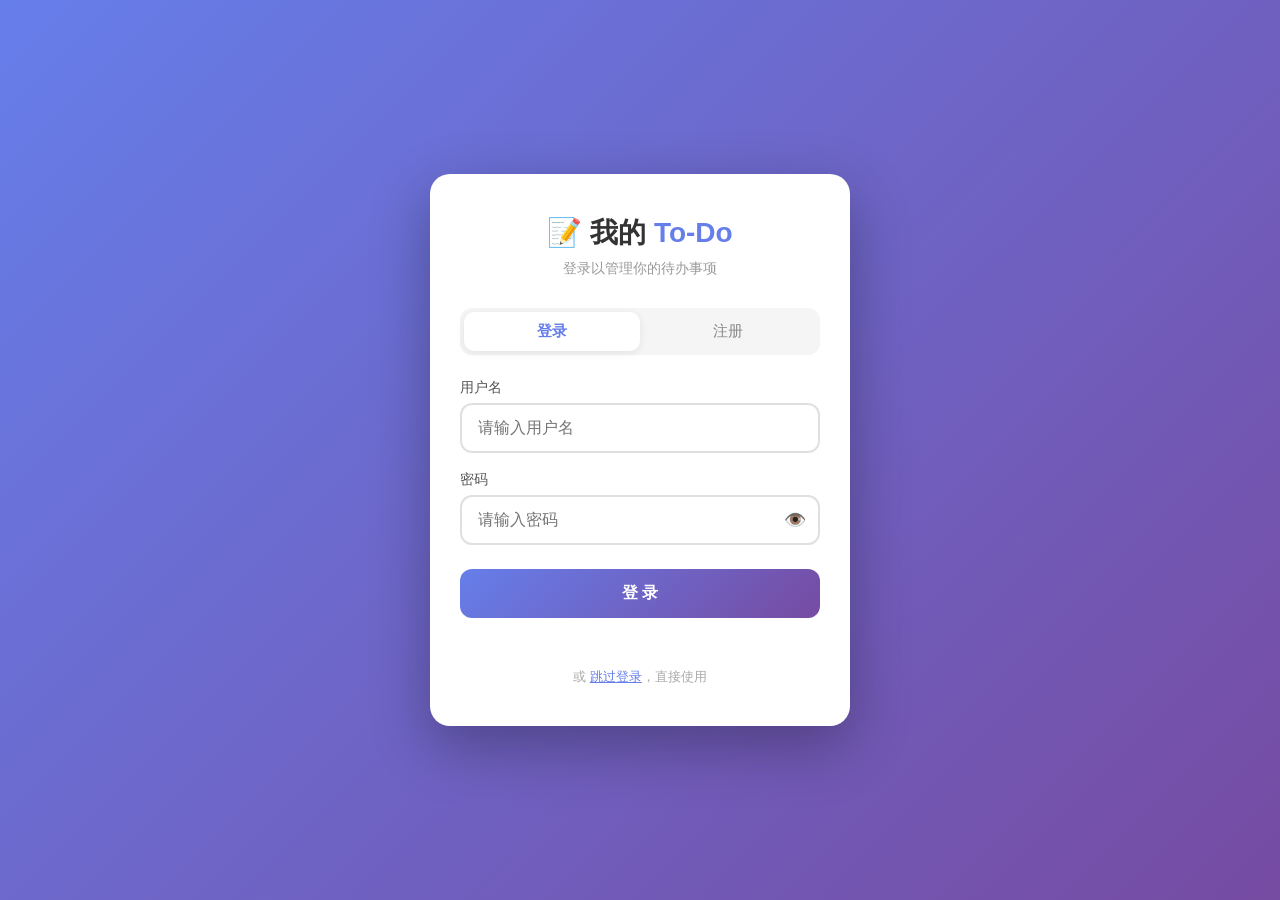
<file: todo.html>
<!DOCTYPE html>
<html lang="zh-CN">
<head>
    <meta charset="UTF-8">
    <meta name="viewport" content="width=device-width, initial-scale=1.0">
    <title>To-Do 任务管理</title>
    <style>
        * { margin: 0; padding: 0; box-sizing: border-box; }

        body {
            font-family: -apple-system, BlinkMacSystemFont, 'Segoe UI', Roboto, sans-serif;
            background: linear-gradient(135deg, #667eea 0%, #764ba2 100%);
            min-height: 100vh;
            display: flex;
            justify-content: center;
            align-items: center;
            padding: 20px;
        }

        /* ===== 登录/注册页面 ===== */
        .auth-container {
            background: #fff; border-radius: 20px; box-shadow: 0 20px 60px rgba(0,0,0,0.3);
            width: 100%; max-width: 420px; padding: 40px 30px;
        }
        .auth-container h1 { text-align: center; color: #333; margin-bottom: 8px; font-size: 28px; }
        .auth-container h1 span { color: #667eea; }
        .auth-subtitle { text-align: center; color: #999; font-size: 14px; margin-bottom: 30px; }
        .auth-tabs { display: flex; margin-bottom: 24px; border-radius: 12px; background: #f5f5f5; padding: 4px; }
        .auth-tab {
            flex: 1; padding: 10px; border: none; background: transparent;
            border-radius: 10px; font-size: 15px; cursor: pointer; color: #888; transition: all 0.3s;
        }
        .auth-tab.active { background: #fff; color: #667eea; font-weight: 600; box-shadow: 0 2px 8px rgba(0,0,0,0.08); }
        .form-group { margin-bottom: 18px; }
        .form-group label { display: block; margin-bottom: 6px; font-size: 14px; color: #555; font-weight: 500; }
        .form-group input, .form-group textarea, .form-group select {
            width: 100%; padding: 14px 16px; border: 2px solid #e0e0e0; border-radius: 12px;
            font-size: 16px; outline: none; transition: border-color 0.3s; font-family: inherit;
        }
        .form-group input:focus, .form-group textarea:focus, .form-group select:focus { border-color: #667eea; }
        .form-group textarea { resize: vertical; min-height: 60px; }
        .auth-btn {
            width: 100%; padding: 14px; background: linear-gradient(135deg, #667eea, #764ba2);
            color: #fff; border: none; border-radius: 12px; font-size: 16px; font-weight: 600;
            cursor: pointer; transition: transform 0.2s, box-shadow 0.2s; margin-top: 6px;
        }
        .auth-btn:hover { transform: translateY(-2px); box-shadow: 0 4px 15px rgba(102,126,234,0.4); }
        .auth-btn:active { transform: translateY(0); }
        .auth-msg { text-align: center; margin-top: 14px; font-size: 14px; min-height: 20px; }
        .auth-msg.error { color: #ff6b6b; }
        .auth-msg.success { color: #2ecc71; }

        /* 密码显/隐切换 */
        .pwd-wrapper { position: relative; }
        .pwd-wrapper input { width: 100%; padding-right: 50px; }
        .pwd-toggle {
            position: absolute; right: 4px; top: 50%; transform: translateY(-50%);
            width: 42px; height: 42px; border: none; background: transparent;
            cursor: pointer; font-size: 18px; color: #999; border-radius: 10px;
            display: flex; align-items: center; justify-content: center; transition: all 0.2s;
        }
        .pwd-toggle:hover { background: #f0f0f0; color: #667eea; }

        /* ===== 主页面 ===== */
        .main-container {
            display: none; background: #fff; border-radius: 20px;
            box-shadow: 0 20px 60px rgba(0,0,0,0.3); width: 100%; max-width: 700px; padding: 30px;
        }
        .main-container.visible { display: block; }

        .header {
            display: flex; justify-content: space-between; align-items: center; margin-bottom: 12px; flex-wrap: wrap; gap: 10px;
        }
        .header h1 { font-size: 26px; color: #333; }
        .header h1 span { color: #667eea; }
        .user-info { display: flex; align-items: center; gap: 10px; }
        .user-avatar {
            width: 36px; height: 36px; border-radius: 50%;
            background: linear-gradient(135deg, #667eea, #764ba2); color: #fff;
            display: flex; align-items: center; justify-content: center; font-size: 16px; font-weight: 600;
        }
        .logout-btn {
            padding: 8px 16px; border: 2px solid #e0e0e0; background: #fff;
            border-radius: 10px; font-size: 13px; cursor: pointer; color: #888; transition: all 0.2s;
        }
        .logout-btn:hover { border-color: #ff6b6b; color: #ff6b6b; }

        /* 共享提示条 */
        .share-banner {
            display: none; align-items: center; justify-content: space-between; gap: 10px;
            padding: 10px 16px; background: #e8f5e9; border-radius: 12px; margin-bottom: 14px;
            font-size: 13px; color: #2e7d32; flex-wrap: wrap;
        }
        .share-banner.active { display: flex; }
        .share-banner .badge {
            background: #2ecc71; color: #fff; padding: 3px 10px; border-radius: 20px; font-size: 11px; font-weight: 600;
        }

        /* 操作栏 */
        .action-bar {
            display: flex; justify-content: space-between; align-items: center; margin-bottom: 18px; gap: 12px; flex-wrap: wrap;
        }
        .btn-group { display: flex; gap: 8px; flex-wrap: wrap; }
        .btn {
            padding: 10px 18px; border: none; border-radius: 12px; font-size: 14px;
            cursor: pointer; transition: transform 0.2s, box-shadow 0.2s; white-space: nowrap;
            font-weight: 600;
        }
        .btn-primary { background: linear-gradient(135deg, #667eea, #764ba2); color: #fff; }
        .btn-primary:hover { transform: translateY(-2px); box-shadow: 0 4px 15px rgba(102,126,234,0.4); }
        .btn-outline {
            background: #fff; color: #667eea; border: 2px solid #667eea;
        }
        .btn-outline:hover { background: #667eea; color: #fff; }
        .btn-share { background: #2ecc71; color: #fff; }
        .btn-share:hover { transform: translateY(-2px); box-shadow: 0 4px 15px rgba(46,204,113,0.4); }
        .btn-import { background: #f39c12; color: #fff; }
        .btn-import:hover { transform: translateY(-2px); box-shadow: 0 4px 15px rgba(243,156,18,0.4); }

        .sort-select {
            padding: 10px 14px; border: 2px solid #e0e0e0; border-radius: 12px;
            font-size: 14px; color: #555; outline: none; cursor: pointer; background: #fff;
        }

        .stats-bar {
            display: flex; justify-content: space-between; align-items: center;
            margin-bottom: 15px; padding-bottom: 15px; border-bottom: 2px solid #f0f0f0;
            font-size: 14px; color: #888; flex-wrap: wrap; gap: 8px;
        }
        .filters { display: flex; gap: 5px; flex-wrap: wrap; }
        .filter-btn {
            padding: 6px 14px; border: 2px solid #e0e0e0; background: #fff;
            border-radius: 20px; cursor: pointer; font-size: 13px; color: #666; transition: all 0.2s;
        }
        .filter-btn.active { background: #667eea; color: #fff; border-color: #667eea; }
        .filter-btn:hover:not(.active) { border-color: #667eea; color: #667eea; }

        #todo-list { list-style: none; max-height: 450px; overflow-y: auto; padding-right: 4px; }

        /* 任务卡片 */
        .task-card {
            background: #fafafa; border-radius: 14px; padding: 16px 18px; margin-bottom: 12px;
            border-left: 5px solid #e0e0e0; transition: all 0.25s; animation: slideIn 0.3s ease; cursor: default;
        }
        @keyframes slideIn { from { opacity: 0; transform: translateY(-10px); } to { opacity: 1; transform: translateY(0); } }
        .task-card:hover { background: #f2f2f2; box-shadow: 0 2px 12px rgba(0,0,0,0.06); }
        .task-card.status-not-started  { border-left-color: #b0b0b0; }
        .task-card.status-in-progress  { border-left-color: #f0ad4e; }
        .task-card.status-completed    { border-left-color: #2ecc71; background: #f6fdf6; }
        .task-card.status-completed .task-title { text-decoration: line-through; color: #aaa; }

        .task-header { display: flex; align-items: flex-start; justify-content: space-between; gap: 10px; }
        .task-left { flex: 1; min-width: 0; }
        .task-title { font-size: 16px; font-weight: 600; color: #333; word-break: break-word; }
        .task-meta { display: flex; flex-wrap: wrap; gap: 8px; margin-top: 8px; font-size: 12px; color: #888; }
        .task-meta span {
            display: inline-flex; align-items: center; gap: 4px;
            background: #fff; padding: 3px 10px; border-radius: 20px; border: 1px solid #eee;
        }
        .task-meta .meta-icon { font-size: 13px; }

        .task-notes {
            margin-top: 10px; padding: 10px 14px; background: #fffde7; border-radius: 10px;
            font-size: 13px; color: #777; border-left: 3px solid #ffd54f;
            white-space: pre-wrap; word-break: break-word;
        }

        .task-actions { display: flex; gap: 6px; align-items: center; flex-shrink: 0; }
        .icon-btn {
            width: 34px; height: 34px; border: none; background: #fff; border-radius: 10px;
            cursor: pointer; font-size: 16px; transition: all 0.2s; display: flex;
            align-items: center; justify-content: center; border: 1px solid #eee;
        }
        .icon-btn:hover { background: #f0f0f0; }
        .icon-btn.edit-btn:hover { background: #667eea; color: #fff; border-color: #667eea; }
        .icon-btn.delete-btn:hover { background: #ff6b6b; color: #fff; border-color: #ff6b6b; }

        .status-badge {
            font-size: 11px; font-weight: 600; padding: 4px 10px; border-radius: 20px;
        }
        .status-badge.not-started { background: #f0f0f0; color: #888; }
        .status-badge.in-progress { background: #fff3cd; color: #b8860b; }
        .status-badge.completed    { background: #d4edda; color: #155724; }

        .progress-bar-wrap { margin-top: 10px; }
        .progress-info { display: flex; justify-content: space-between; font-size: 11px; color: #999; margin-bottom: 4px; }
        .progress-bar { height: 6px; background: #eee; border-radius: 3px; overflow: hidden; }
        .progress-fill { height: 100%; border-radius: 3px; transition: width 0.4s; }

        .empty-state { text-align: center; padding: 50px 20px; color: #ccc; }
        .empty-state .icon { font-size: 48px; margin-bottom: 10px; }
        .empty-state p { font-size: 16px; }

        /* ===== 模态框 ===== */
        .modal-overlay {
            display: none; position: fixed; inset: 0; background: rgba(0,0,0,0.5);
            z-index: 100; justify-content: center; align-items: center; padding: 20px;
        }
        .modal-overlay.active { display: flex; }
        .modal {
            background: #fff; border-radius: 20px; width: 100%; max-width: 520px;
            max-height: 90vh; overflow-y: auto; padding: 30px; box-shadow: 0 20px 60px rgba(0,0,0,0.3);
            animation: modalIn 0.25s ease;
        }
        @keyframes modalIn { from { opacity: 0; transform: scale(0.95); } to { opacity: 1; transform: scale(1); } }
        .modal h2 { text-align: center; color: #333; margin-bottom: 24px; font-size: 22px; }
        .modal h2 span { color: #667eea; }
        .modal .form-group label { font-size: 13px; color: #666; margin-bottom: 5px; }
        .modal .form-group input, .modal .form-group select, .modal .form-group textarea { padding: 12px 14px; font-size: 15px; }
        .modal-btns { display: flex; gap: 10px; margin-top: 20px; }
        .btn-cancel { background: #f0f0f0; color: #666; }
        .btn-cancel:hover { background: #e0e0e0; }
        .btn-danger { background: #ff6b6b; color: #fff; }
        .btn-danger:hover { opacity: 0.85; }

        /* 导入弹窗 */
        .import-area {
            width: 100%; min-height: 80px; padding: 12px; border: 2px dashed #e0e0e0;
            border-radius: 12px; font-size: 14px; font-family: monospace; resize: vertical;
            outline: none; transition: border-color 0.3s;
        }
        .import-area:focus { border-color: #667eea; }

        /* Toast */
        .toast {
            position: fixed; top: 20px; left: 50%; transform: translateX(-50%);
            padding: 12px 24px; border-radius: 10px; font-size: 14px; color: #fff;
            z-index: 200; animation: toastIn 0.3s ease, toastOut 0.3s ease 2.2s forwards;
        }
        .toast.error { background: #ff6b6b; }
        .toast.success { background: #2ecc71; }
        .toast.info { background: #667eea; }
        @keyframes toastIn { from { opacity: 0; transform: translateX(-50%) translateY(-20px); } to { opacity: 1; transform: translateX(-50%) translateY(0); } }
        @keyframes toastOut { from { opacity: 1; } to { opacity: 0; } }

        .overdue { color: #ff6b6b !important; font-weight: 600 !important; }
        .due-soon { color: #f0ad4e !important; font-weight: 600 !important; }
    </style>
</head>
<body>
    <!-- ===== 登录/注册 ===== -->
    <div class="auth-container" id="auth-page">
        <h1>📝 我的 <span>To-Do</span></h1>
        <p class="auth-subtitle">登录以管理你的待办事项</p>
        <div class="auth-tabs">
            <button class="auth-tab active" id="tab-login">登录</button>
            <button class="auth-tab" id="tab-register">注册</button>
        </div>
        <div class="form-group">
            <label for="username">用户名</label>
            <input type="text" id="username" placeholder="请输入用户名" maxlength="30" autocomplete="username" />
        </div>
        <div class="form-group">
            <label for="password">密码</label>
            <div class="pwd-wrapper">
                <input type="password" id="password" placeholder="请输入密码" maxlength="50" autocomplete="current-password" />
                <button class="pwd-toggle" id="pwd-toggle" type="button" title="显示密码">👁️</button>
            </div>
        </div>
        <div class="form-group" id="confirm-group" style="display: none;">
            <label for="confirm-password">确认密码</label>
            <div class="pwd-wrapper">
                <input type="password" id="confirm-password" placeholder="请再次输入密码" maxlength="50" autocomplete="new-password" />
                <button class="pwd-toggle" id="confirm-pwd-toggle" type="button" title="显示密码">👁️</button>
            </div>
        </div>
        <button class="auth-btn" id="auth-btn">登 录</button>
        <p class="auth-msg" id="auth-msg"></p>
        <p style="text-align:center;margin-top:16px;font-size:13px;color:#aaa;">
            或 <a href="#" id="skip-login" style="color:#667eea;">跳过登录</a>，直接使用
        </p>
    </div>

    <!-- ===== 主页面 ===== -->
    <div class="main-container" id="main-page">
        <!-- 共享提示 -->
        <div class="share-banner" id="share-banner">
            <span>🔗 <strong>共享列表模式</strong> <span class="badge">协作</span></span>
            <span style="font-size:12px;">所有人可通过此链接查看和编辑</span>
        </div>

        <div class="header">
            <h1>📝 任务 <span>管理</span></h1>
            <div class="user-info">
                <div class="user-avatar" id="user-avatar"></div>
                <button class="logout-btn" id="logout-btn">退出登录</button>
            </div>
        </div>

        <div class="action-bar">
            <div class="btn-group">
                <button class="btn btn-primary" id="open-modal-btn">＋ 新建任务</button>
                <button class="btn btn-share" id="share-btn">🔗 复制分享链接</button>
                <button class="btn btn-import" id="import-btn">📥 导入分享链接</button>
                <button class="btn btn-outline" id="export-json-btn">📄 导出 JSON</button>
                <input type="file" id="import-file-input" accept=".json" style="display:none;" />
            </div>
            <select class="sort-select" id="sort-select">
                <option value="deadline-asc">按截止时间 ↑</option>
                <option value="deadline-desc">按截止时间 ↓</option>
                <option value="created-desc">按创建时间 ↓</option>
                <option value="created-asc">按创建时间 ↑</option>
                <option value="status">按状态排序</option>
            </select>
        </div>

        <div class="stats-bar">
            <span id="count-text">共 0 项任务</span>
            <div class="filters">
                <button class="filter-btn active" data-filter="all">全部</button>
                <button class="filter-btn" data-filter="not-started">未开始</button>
                <button class="filter-btn" data-filter="in-progress">进行中</button>
                <button class="filter-btn" data-filter="completed">已完成</button>
            </div>
        </div>

        <ul id="todo-list"></ul>
    </div>

    <!-- ===== 任务编辑弹窗 ===== -->
    <div class="modal-overlay" id="task-modal-overlay">
        <div class="modal">
            <h2 id="modal-title">➕ <span>新建任务</span></h2>
            <div class="form-group">
                <label for="task-title-input">任务名称 *</label>
                <input type="text" id="task-title-input" placeholder="输入任务名称..." maxlength="200" />
            </div>
            <div class="form-group">
                <label for="task-status-select">任务状态</label>
                <select id="task-status-select">
                    <option value="not-started">未开始</option>
                    <option value="in-progress">进行中</option>
                    <option value="completed">已完成</option>
                </select>
            </div>
            <div style="display: flex; gap: 12px;">
                <div class="form-group" style="flex:1;">
                    <label for="task-start-time">开始时间</label>
                    <input type="datetime-local" id="task-start-time" />
                </div>
                <div class="form-group" style="flex:1;">
                    <label for="task-deadline">目标完成时间</label>
                    <input type="datetime-local" id="task-deadline" />
                </div>
            </div>
            <div class="form-group">
                <label for="task-notes">备注</label>
                <textarea id="task-notes" placeholder="添加备注信息..." maxlength="500"></textarea>
            </div>
            <div class="modal-btns">
                <button class="btn btn-cancel" id="modal-cancel-btn">取消</button>
                <button class="btn btn-primary" id="modal-save-btn">保存</button>
            </div>
            <div class="modal-btns" id="modal-delete-group" style="display: none;">
                <button class="btn btn-danger" id="modal-delete-btn">删除此任务</button>
            </div>
        </div>
    </div>

    <!-- ===== 导入分享链接弹窗 ===== -->
    <div class="modal-overlay" id="import-modal-overlay">
        <div class="modal">
            <h2>📥 <span>导入分享链接</span></h2>
            <p style="font-size:13px;color:#888;margin-bottom:14px;">
                粘贴其他人分享的 To-Do 链接，或直接粘贴编码数据，即可导入任务列表。
            </p>
            <textarea class="import-area" id="import-textarea" placeholder="在此粘贴分享链接或编码数据..."></textarea>
            <div class="modal-btns">
                <button class="btn btn-cancel" id="import-cancel-btn">取消</button>
                <button class="btn btn-primary" id="import-confirm-btn">导入</button>
            </div>
        </div>
    </div>

    <script>
        // ========== URL 编解码工具 ==========
        // TextEncoder/TextDecoder 实现安全的 base64 编解码（支持中文等 Unicode）
        function toBase64(str) {
            const encoder = new TextEncoder();
            const bytes = encoder.encode(str);
            let binary = '';
            bytes.forEach(b => binary += String.fromCharCode(b));
            return btoa(binary);
        }

        function fromBase64(b64) {
            try {
                const binary = atob(b64);
                const bytes = new Uint8Array(binary.length);
                for (let i = 0; i < binary.length; i++) bytes[i] = binary.charCodeAt(i);
                return new TextDecoder().decode(bytes);
            } catch (e) {
                return null;
            }
        }

        // 将 todo 数据编码为 URL-safe 字符串
        function encodeTodosToURL(todos) {
            const json = JSON.stringify(todos);
            return toBase64(json);
        }

        // 从 URL-safe 字符串解码 todo 数据
        function decodeTodosFromURL(encoded) {
            const json = fromBase64(encoded);
            if (!json) return null;
            try {
                const data = JSON.parse(json);
                if (Array.isArray(data)) return data;
                return null;
            } catch (e) {
                return null;
            }
        }

        // 从当前 URL 的 fragment 中读取共享数据
        function getSharedDataFromURL() {
            const hash = window.location.hash;
            if (!hash) return null;
            // 支持格式: #d=<data> 或 #<data>
            const match = hash.match(/^#d=(.+)/);
            const encoded = match ? match[1] : hash.slice(1);
            if (!encoded) return null;
            return decodeTodosFromURL(encoded);
        }

        // ========== 存储 ==========
        const STORAGE_USERS_KEY = 'todo_users';
        const STORAGE_TODOS_PREFIX = 'todo_data_v2_';
        const SHARED_CACHE_KEY = 'todo_shared_cache';

        function getUsers() { return JSON.parse(localStorage.getItem(STORAGE_USERS_KEY) || '{}'); }
        function saveUsers(users) { localStorage.setItem(STORAGE_USERS_KEY, JSON.stringify(users)); }
        function getUserTodosKey(u) { return STORAGE_TODOS_PREFIX + u; }

        function hashPassword(password) {
            let hash = 0;
            const str = 'todo_salt_' + password + '_2024';
            for (let i = 0; i < str.length; i++) { const c = str.charCodeAt(i); hash = ((hash << 5) - hash) + c; hash = hash & hash; }
            return 'hashed_' + Math.abs(hash).toString(36);
        }

        function showToast(msg, type) {
            const existing = document.querySelector('.toast');
            if (existing) existing.remove();
            const toast = document.createElement('div');
            toast.className = `toast ${type}`;
            toast.textContent = msg;
            document.body.appendChild(toast);
            setTimeout(() => toast.remove(), 2500);
        }

        // ========== 认证 ==========
        const authPage = document.getElementById('auth-page');
        const mainPage = document.getElementById('main-page');
        const authBtn = document.getElementById('auth-btn');
        const authMsg = document.getElementById('auth-msg');
        const tabLogin = document.getElementById('tab-login');
        const tabRegister = document.getElementById('tab-register');
        const usernameInput = document.getElementById('username');
        const passwordInput = document.getElementById('password');
        const confirmGroup = document.getElementById('confirm-group');
        const confirmInput = document.getElementById('confirm-password');
        const shareBanner = document.getElementById('share-banner');

        let authMode = 'login';
        let isSharedMode = false; // 是否通过分享链接进入

        tabLogin.addEventListener('click', () => {
            authMode = 'login'; tabLogin.classList.add('active'); tabRegister.classList.remove('active');
            confirmGroup.style.display = 'none'; authBtn.textContent = '登 录';
            authMsg.textContent = ''; authMsg.className = 'auth-msg';
        });
        tabRegister.addEventListener('click', () => {
            authMode = 'register'; tabRegister.classList.add('active'); tabLogin.classList.remove('active');
            confirmGroup.style.display = 'block'; authBtn.textContent = '注 册';
            authMsg.textContent = ''; authMsg.className = 'auth-msg';
        });

        // 密码显/隐切换
        function setupPwdToggle(toggleBtnId, inputId) {
            const btn = document.getElementById(toggleBtnId);
            const input = document.getElementById(inputId);
            btn.addEventListener('click', () => {
                const isPassword = input.type === 'password';
                input.type = isPassword ? 'text' : 'password';
                btn.textContent = isPassword ? '🙈' : '👁️';
                btn.title = isPassword ? '隐藏密码' : '显示密码';
            });
        }
        setupPwdToggle('pwd-toggle', 'password');
        setupPwdToggle('confirm-pwd-toggle', 'confirm-password');

        function showAuthMsg(msg, type) { authMsg.textContent = msg; authMsg.className = `auth-msg ${type}`; }

        function checkLogin() {
            const session = JSON.parse(sessionStorage.getItem('todo_session') || 'null');
            if (session && session.username) {
                showMainPage(session.username);
                return true;
            }
            return false;
        }

        // "跳过登录" 链接
        document.getElementById('skip-login').addEventListener('click', (e) => {
            e.preventDefault();
            showMainPage('guest');
        });

        authBtn.addEventListener('click', () => {
            const username = usernameInput.value.trim();
            const password = passwordInput.value;

            if (!username) { showAuthMsg('请输入用户名', 'error'); return; }
            if (username.length < 2) { showAuthMsg('用户名至少需要 2 个字符', 'error'); return; }
            if (!password) { showAuthMsg('请输入密码', 'error'); return; }
            if (password.length < 4) { showAuthMsg('密码至少需要 4 个字符', 'error'); return; }

            const users = getUsers();

            if (authMode === 'register') {
                const confirmPwd = confirmInput.value;
                if (password !== confirmPwd) { showAuthMsg('两次输入的密码不一致', 'error'); return; }
                if (users[username]) { showAuthMsg('该用户名已被注册，请换一个', 'error'); return; }
                users[username] = { password: hashPassword(password), createdAt: new Date().toISOString() };
                saveUsers(users);
                showAuthMsg('注册成功！正在登录...', 'success');
                setTimeout(() => showMainPage(username), 600);
            } else {
                const user = users[username];
                if (!user) { showAuthMsg('用户名不存在，请先注册', 'error'); return; }
                if (user.password !== hashPassword(password)) { showAuthMsg('密码错误，请重试', 'error'); return; }
                showMainPage(username);
            }
        });

        [passwordInput, confirmInput].forEach(el => {
            el.addEventListener('keydown', e => { if (e.key === 'Enter') authBtn.click(); });
        });
        usernameInput.addEventListener('keydown', e => {
            if (e.key === 'Enter') { if (authMode === 'register') confirmInput.focus(); else passwordInput.focus(); }
        });

        function showMainPage(username) {
            sessionStorage.setItem('todo_session', JSON.stringify({ username }));
            authPage.style.display = 'none';
            mainPage.classList.add('visible');
            document.getElementById('user-avatar').textContent = (username || '?').charAt(0).toUpperCase();
            currentUser = username;
            initTodos();
        }

        document.getElementById('logout-btn').addEventListener('click', () => {
            sessionStorage.removeItem('todo_session');
            mainPage.classList.remove('visible');
            authPage.style.display = 'block';
            currentUser = null; todos = [];
            isSharedMode = false;
            shareBanner.classList.remove('active');
            window.location.hash = '';
            usernameInput.value = ''; passwordInput.value = ''; confirmInput.value = '';
            authMsg.textContent = ''; authMsg.className = 'auth-msg';
            usernameInput.focus();
        });

        // ========== 初始化数据（判断共享模式 vs 本地模式） ==========
        function initTodos() {
            const sharedData = getSharedDataFromURL();

            if (sharedData && sharedData.length > 0) {
                // 从 URL 加载共享数据
                todos = sharedData;
                isSharedMode = true;
                shareBanner.classList.add('active');
                showToast('已加载共享任务列表', 'info');
            } else if (sharedData && sharedData.length === 0) {
                // URL 中有空数据标记，也视为共享模式
                todos = [];
                isSharedMode = true;
                shareBanner.classList.add('active');
            } else {
                // 从 localStorage 加载个人数据
                isSharedMode = false;
                shareBanner.classList.remove('active');
                loadTodos();
            }

            // 如果 URL 有共享数据，缓存到 localStorage
            if (isSharedMode) {
                localStorage.setItem(SHARED_CACHE_KEY, JSON.stringify(todos));
            }

            render();
        }

        // ========== Todo 逻辑 ==========
        let currentUser = null;
        let todos = [];
        let currentFilter = 'all';
        let currentSort = 'deadline-asc';
        let editingTaskId = null;

        const todoList = document.getElementById('todo-list');
        const countText = document.getElementById('count-text');
        const filterBtns = document.querySelectorAll('.filter-btn');
        const sortSelect = document.getElementById('sort-select');
        const modalOverlay = document.getElementById('task-modal-overlay');
        const modalTitle = document.getElementById('modal-title');
        const taskTitleInput = document.getElementById('task-title-input');
        const taskStatusSelect = document.getElementById('task-status-select');
        const taskStartInput = document.getElementById('task-start-time');
        const taskDeadlineInput = document.getElementById('task-deadline');
        const taskNotesInput = document.getElementById('task-notes');
        const modalSaveBtn = document.getElementById('modal-save-btn');
        const modalCancelBtn = document.getElementById('modal-cancel-btn');
        const modalDeleteBtn = document.getElementById('modal-delete-btn');
        const modalDeleteGroup = document.getElementById('modal-delete-group');

        function loadTodos() {
            if (!currentUser) return;
            todos = JSON.parse(localStorage.getItem(getUserTodosKey(currentUser)) || '[]');
        }

        function saveTodos() {
            if (!currentUser) return;

            if (isSharedMode) {
                // 共享模式：更新 URL 和缓存
                updateShareURL();
                localStorage.setItem(SHARED_CACHE_KEY, JSON.stringify(todos));
            } else {
                // 本地模式：保存到 localStorage
                localStorage.setItem(getUserTodosKey(currentUser), JSON.stringify(todos));
            }
        }

        // 更新 URL 中的共享数据（防抖）
        let urlUpdateTimeout;
        function updateShareURL() {
            clearTimeout(urlUpdateTimeout);
            urlUpdateTimeout = setTimeout(() => {
                const encoded = encodeTodosToURL(todos);
                // 使用 replaceState 避免产生过多历史记录
                const newHash = '#d=' + encoded;
                if (window.location.hash !== newHash) {
                    history.replaceState(null, '', newHash);
                }
            }, 300);
        }

        // 排序
        function sortTodos(list) {
            const arr = [...list];
            switch (currentSort) {
                case 'deadline-asc':
                    return arr.sort((a, b) => {
                        if (!a.deadline && !b.deadline) return b.id - a.id;
                        if (!a.deadline) return 1;
                        if (!b.deadline) return -1;
                        return new Date(a.deadline) - new Date(b.deadline);
                    });
                case 'deadline-desc':
                    return arr.sort((a, b) => {
                        if (!a.deadline && !b.deadline) return b.id - a.id;
                        if (!a.deadline) return 1;
                        if (!b.deadline) return -1;
                        return new Date(b.deadline) - new Date(a.deadline);
                    });
                case 'created-desc': return arr.sort((a, b) => b.id - a.id);
                case 'created-asc':  return arr.sort((a, b) => a.id - b.id);
                case 'status':
                    const order = { 'in-progress': 0, 'not-started': 1, 'completed': 2 };
                    return arr.sort((a, b) => (order[a.status] ?? 1) - (order[b.status] ?? 1));
                default: return arr;
            }
        }

        function getFilteredTodos() {
            let result = todos;
            if (currentFilter === 'not-started') result = todos.filter(t => t.status === 'not-started');
            if (currentFilter === 'in-progress') result = todos.filter(t => t.status === 'in-progress');
            if (currentFilter === 'completed')   result = todos.filter(t => t.status === 'completed');
            return sortTodos(result);
        }

        function calcProgress(task) {
            if (!task.startTime || !task.deadline) return null;
            const now = Date.now();
            const start = new Date(task.startTime).getTime();
            const end = new Date(task.deadline).getTime();
            if (end <= start) return null;
            const pct = Math.round(((now - start) / (end - start)) * 100);
            return Math.max(0, Math.min(100, pct));
        }

        function formatDateTime(isoStr) {
            if (!isoStr) return '—';
            const d = new Date(isoStr);
            const pad = n => String(n).padStart(2, '0');
            return `${d.getFullYear()}-${pad(d.getMonth()+1)}-${pad(d.getDate())} ${pad(d.getHours())}:${pad(d.getMinutes())}`;
        }

        function isOverdue(task) {
            if (!task.deadline || task.status === 'completed') return false;
            return new Date(task.deadline) < new Date();
        }

        function isDueSoon(task) {
            if (!task.deadline || task.status === 'completed') return false;
            const diff = new Date(task.deadline) - new Date();
            return diff > 0 && diff < 24 * 60 * 60 * 1000;
        }

        function render() {
            const filtered = getFilteredTodos();
            const counts = {
                'not-started': todos.filter(t => t.status === 'not-started').length,
                'in-progress': todos.filter(t => t.status === 'in-progress').length,
                'completed': todos.filter(t => t.status === 'completed').length,
            };
            const total = todos.length;

            countText.textContent = `共 ${total} 项 · 未开始 ${counts['not-started']} · 进行中 ${counts['in-progress']} · 已完成 ${counts['completed']}`;

            if (filtered.length === 0) {
                const msgs = {
                    all: '还没有任务，点击上方按钮创建一个吧！',
                    'not-started': '没有"未开始"的任务',
                    'in-progress': '没有"进行中"的任务',
                    completed: '还没有已完成的任务',
                };
                todoList.innerHTML = `<li class="empty-state"><div class="icon">📋</div><p>${msgs[currentFilter]}</p></li>`;
                return;
            }

            const statusLabels = { 'not-started': '未开始', 'in-progress': '进行中', 'completed': '已完成' };
            const statusIcons = { 'not-started': '⏳', 'in-progress': '🔄', 'completed': '✅' };

            todoList.innerHTML = filtered.map(task => {
                const progress = calcProgress(task);
                const overdue = isOverdue(task);
                const dueSoon = isDueSoon(task);
                let deadlineClass = '';
                if (overdue) deadlineClass = 'overdue';
                else if (dueSoon) deadlineClass = 'due-soon';

                return `
                <li class="task-card status-${task.status}" data-id="${task.id}">
                    <div class="task-header">
                        <div class="task-left">
                            <div style="display:flex;align-items:center;gap:10px;flex-wrap:wrap;">
                                <span class="task-title">${escapeHtml(task.title)}</span>
                                <span class="status-badge ${task.status}">${statusIcons[task.status]} ${statusLabels[task.status]}</span>
                            </div>
                            <div class="task-meta">
                                <span><span class="meta-icon">🕐</span> 开始：${formatDateTime(task.startTime)}</span>
                                <span class="${deadlineClass}"><span class="meta-icon">🎯</span> 截止：${formatDateTime(task.deadline)}</span>
                                ${overdue && task.status !== 'completed' ? '<span style="color:#ff6b6b;border-color:#ff6b6b;">⚠️ 已超期</span>' : ''}
                                ${dueSoon ? '<span style="color:#f0ad4e;border-color:#f0ad4e;">⚡ 即将到期</span>' : ''}
                            </div>
                            ${task.notes ? `<div class="task-notes">💬 ${escapeHtml(task.notes)}</div>` : ''}
                            ${progress !== null && task.status !== 'completed' ? `
                            <div class="progress-bar-wrap">
                                <div class="progress-info"><span>时间进度</span><span>${progress}%</span></div>
                                <div class="progress-bar"><div class="progress-fill" style="width:${progress}%;background:${progress > 80 ? '#ff6b6b' : progress > 50 ? '#f0ad4e' : '#667eea'}"></div></div>
                            </div>` : ''}
                        </div>
                        <div class="task-actions">
                            <button class="icon-btn edit-btn" onclick="openEditModal(${task.id})" title="编辑">✎</button>
                            <button class="icon-btn delete-btn" onclick="confirmDelete(${task.id})" title="删除">×</button>
                        </div>
                    </div>
                </li>`;
            }).join('');
        }

        function escapeHtml(text) {
            const div = document.createElement('div');
            div.textContent = text;
            return div.innerHTML;
        }

        // ========== 弹窗逻辑 ==========
        function openNewTaskModal() {
            editingTaskId = null;
            modalTitle.innerHTML = '➕ <span>新建任务</span>';
            taskTitleInput.value = '';
            taskStatusSelect.value = 'not-started';
            taskStartInput.value = '';
            taskDeadlineInput.value = '';
            taskNotesInput.value = '';
            modalDeleteGroup.style.display = 'none';
            modalOverlay.classList.add('active');
            taskTitleInput.focus();
        }

        function openEditModal(id) {
            const task = todos.find(t => t.id === id);
            if (!task) return;
            editingTaskId = id;
            modalTitle.innerHTML = '✎ <span>编辑任务</span>';
            taskTitleInput.value = task.title;
            taskStatusSelect.value = task.status;
            taskStartInput.value = task.startTime || '';
            taskDeadlineInput.value = task.deadline || '';
            taskNotesInput.value = task.notes || '';
            modalDeleteGroup.style.display = 'flex';
            modalOverlay.classList.add('active');
            taskTitleInput.focus();
        }

        function closeModal() {
            modalOverlay.classList.remove('active');
            editingTaskId = null;
        }

        function confirmDelete(id) {
            if (confirm('确定要删除这个任务吗？此操作不可恢复。')) {
                todos = todos.filter(t => t.id !== id);
                saveTodos();
                render();
                showToast('任务已删除', 'success');
            }
        }

        modalSaveBtn.addEventListener('click', () => {
            const title = taskTitleInput.value.trim();
            if (!title) { showToast('请输入任务名称', 'error'); return; }

            const data = {
                title: title,
                status: taskStatusSelect.value,
                startTime: taskStartInput.value || null,
                deadline: taskDeadlineInput.value || null,
                notes: taskNotesInput.value.trim() || null,
            };

            if (editingTaskId) {
                const task = todos.find(t => t.id === editingTaskId);
                if (task) {
                    Object.assign(task, data);
                    saveTodos();
                    render();
                    showToast('任务已更新', 'success');
                }
            } else {
                const task = { id: Date.now(), ...data, createdAt: new Date().toISOString() };
                todos.push(task);
                saveTodos();
                render();
                showToast('任务已创建', 'success');
            }
            closeModal();
        });

        modalCancelBtn.addEventListener('click', closeModal);
        modalDeleteBtn.addEventListener('click', () => {
            if (editingTaskId) {
                confirmDelete(editingTaskId);
                closeModal();
            }
        });
        modalOverlay.addEventListener('click', (e) => { if (e.target === modalOverlay) closeModal(); });
        document.addEventListener('keydown', (e) => {
            if (e.key === 'Escape' && modalOverlay.classList.contains('active')) closeModal();
        });

        // ========== 分享功能 ==========
        document.getElementById('share-btn').addEventListener('click', () => {
            if (todos.length === 0) {
                showToast('请先创建任务再分享', 'error');
                return;
            }

            // 切换到共享模式
            if (!isSharedMode) {
                isSharedMode = true;
                shareBanner.classList.add('active');
            }

            // 更新 URL
            const encoded = encodeTodosToURL(todos);
            const url = window.location.origin + window.location.pathname + '#d=' + encoded;

            // 复制到剪贴板
            if (navigator.clipboard && navigator.clipboard.writeText) {
                navigator.clipboard.writeText(url).then(() => {
                    showToast('✅ 分享链接已复制到剪贴板！', 'success');
                }).catch(() => {
                    fallbackCopy(url);
                });
            } else {
                fallbackCopy(url);
            }

            // 同步更新浏览器地址栏
            history.replaceState(null, '', '#d=' + encoded);
            saveTodos();
        });

        function fallbackCopy(text) {
            const textarea = document.createElement('textarea');
            textarea.value = text;
            textarea.style.position = 'fixed';
            textarea.style.opacity = '0';
            document.body.appendChild(textarea);
            textarea.select();
            try { document.execCommand('copy'); showToast('✅ 分享链接已复制到剪贴板！', 'success'); }
            catch (e) { showToast('复制失败，请手动复制地址栏链接', 'error'); }
            document.body.removeChild(textarea);
        }

        // ========== 导入功能 ==========
        const importModalOverlay = document.getElementById('import-modal-overlay');
        const importTextarea = document.getElementById('import-textarea');

        document.getElementById('import-btn').addEventListener('click', () => {
            importTextarea.value = '';
            importModalOverlay.classList.add('active');
            importTextarea.focus();
        });

        document.getElementById('import-cancel-btn').addEventListener('click', () => {
            importModalOverlay.classList.remove('active');
        });

        document.getElementById('import-confirm-btn').addEventListener('click', () => {
            const raw = importTextarea.value.trim();
            if (!raw) { showToast('请粘贴分享链接或编码数据', 'error'); return; }

            // 尝试提取编码数据（可能是完整 URL 或纯编码字符串）
            let encoded = raw;
            // 如果粘贴的是完整 URL，提取 #d= 后面的部分
            const urlMatch = raw.match(/#d=(.+)$/);
            if (urlMatch) encoded = urlMatch[1];
            // 也可能是旧格式 #<data>
            const oldMatch = raw.match(/#([^#]+)$/);
            if (!urlMatch && oldMatch && oldMatch[1].length > 20) encoded = oldMatch[1];

            const data = decodeTodosFromURL(encoded);
            if (!data) {
                showToast('无法解析分享数据，请检查链接是否完整', 'error');
                return;
            }

            // 导入数据
            todos = data;
            isSharedMode = true;
            shareBanner.classList.add('active');
            saveTodos();
            render();
            importModalOverlay.classList.remove('active');

            // 更新 URL
            const newEncoded = encodeTodosToURL(todos);
            history.replaceState(null, '', '#d=' + newEncoded);

            showToast(`✅ 成功导入 ${data.length} 条任务！`, 'success');
        });

        importModalOverlay.addEventListener('click', (e) => {
            if (e.target === importModalOverlay) importModalOverlay.classList.remove('active');
        });
        document.addEventListener('keydown', (e) => {
            if (e.key === 'Escape' && importModalOverlay.classList.contains('active')) {
                importModalOverlay.classList.remove('active');
            }
        });

        // ========== 导出 JSON 文件 ==========
        document.getElementById('export-json-btn').addEventListener('click', () => {
            if (todos.length === 0) {
                showToast('没有任务可导出', 'error');
                return;
            }
            const json = JSON.stringify(todos, null, 2);
            const blob = new Blob([json], { type: 'application/json' });
            const url = URL.createObjectURL(blob);
            const a = document.createElement('a');
            a.href = url;
            a.download = `todo-backup-${new Date().toISOString().slice(0,10)}.json`;
            document.body.appendChild(a);
            a.click();
            document.body.removeChild(a);
            URL.revokeObjectURL(url);
            showToast('JSON 文件已下载', 'success');
        });

        // 导入 JSON 文件
        document.getElementById('import-file-input').addEventListener('change', (e) => {
            const file = e.target.files[0];
            if (!file) return;
            const reader = new FileReader();
            reader.onload = (ev) => {
                try {
                    const data = JSON.parse(ev.target.result);
                    if (!Array.isArray(data)) throw new Error('格式错误');
                    todos = data;
                    isSharedMode = false;
                    shareBanner.classList.remove('active');
                    saveTodos();
                    render();
                    showToast(`✅ 已导入 ${data.length} 条任务`, 'success');
                } catch (err) {
                    showToast('JSON 文件格式不正确', 'error');
                }
            };
            reader.readAsText(file);
            e.target.value = '';
        });

        // 给导出按钮增加右键/长按导入功能 — 改为加一个导入 JSON 文件的小按钮
        // 直接在操作栏添加一个隐藏的文件导入触发器
        const exportBtn = document.getElementById('export-json-btn');
        exportBtn.addEventListener('contextmenu', (e) => {
            e.preventDefault();
            document.getElementById('import-file-input').click();
        });

        // ========== 事件监听 ==========
        document.getElementById('open-modal-btn').addEventListener('click', openNewTaskModal);

        sortSelect.addEventListener('change', () => {
            currentSort = sortSelect.value;
            render();
        });

        filterBtns.forEach(btn => {
            btn.addEventListener('click', () => {
                filterBtns.forEach(b => b.classList.remove('active'));
                btn.classList.add('active');
                currentFilter = btn.dataset.filter;
                render();
            });
        });

        // 监听浏览器前进/后退（URL hash 变化）
        window.addEventListener('hashchange', () => {
            if (!currentUser) return;
            const sharedData = getSharedDataFromURL();
            if (sharedData) {
                todos = sharedData;
                isSharedMode = true;
                shareBanner.classList.add('active');
                localStorage.setItem(SHARED_CACHE_KEY, JSON.stringify(todos));
                render();
                showToast('已同步 URL 中的任务数据', 'info');
            }
        });

        // ========== 启动 ==========
        // 先检查是否从分享链接打开
        const hasSharedData = !!getSharedDataFromURL();

        if (hasSharedData) {
            // 从分享链接打开：直接进入（跳过登录）
            showMainPage('shared');
        } else {
            // 正常打开：检查登录
            checkLogin();
        }
    </script>
</body>
</html>
</file>
